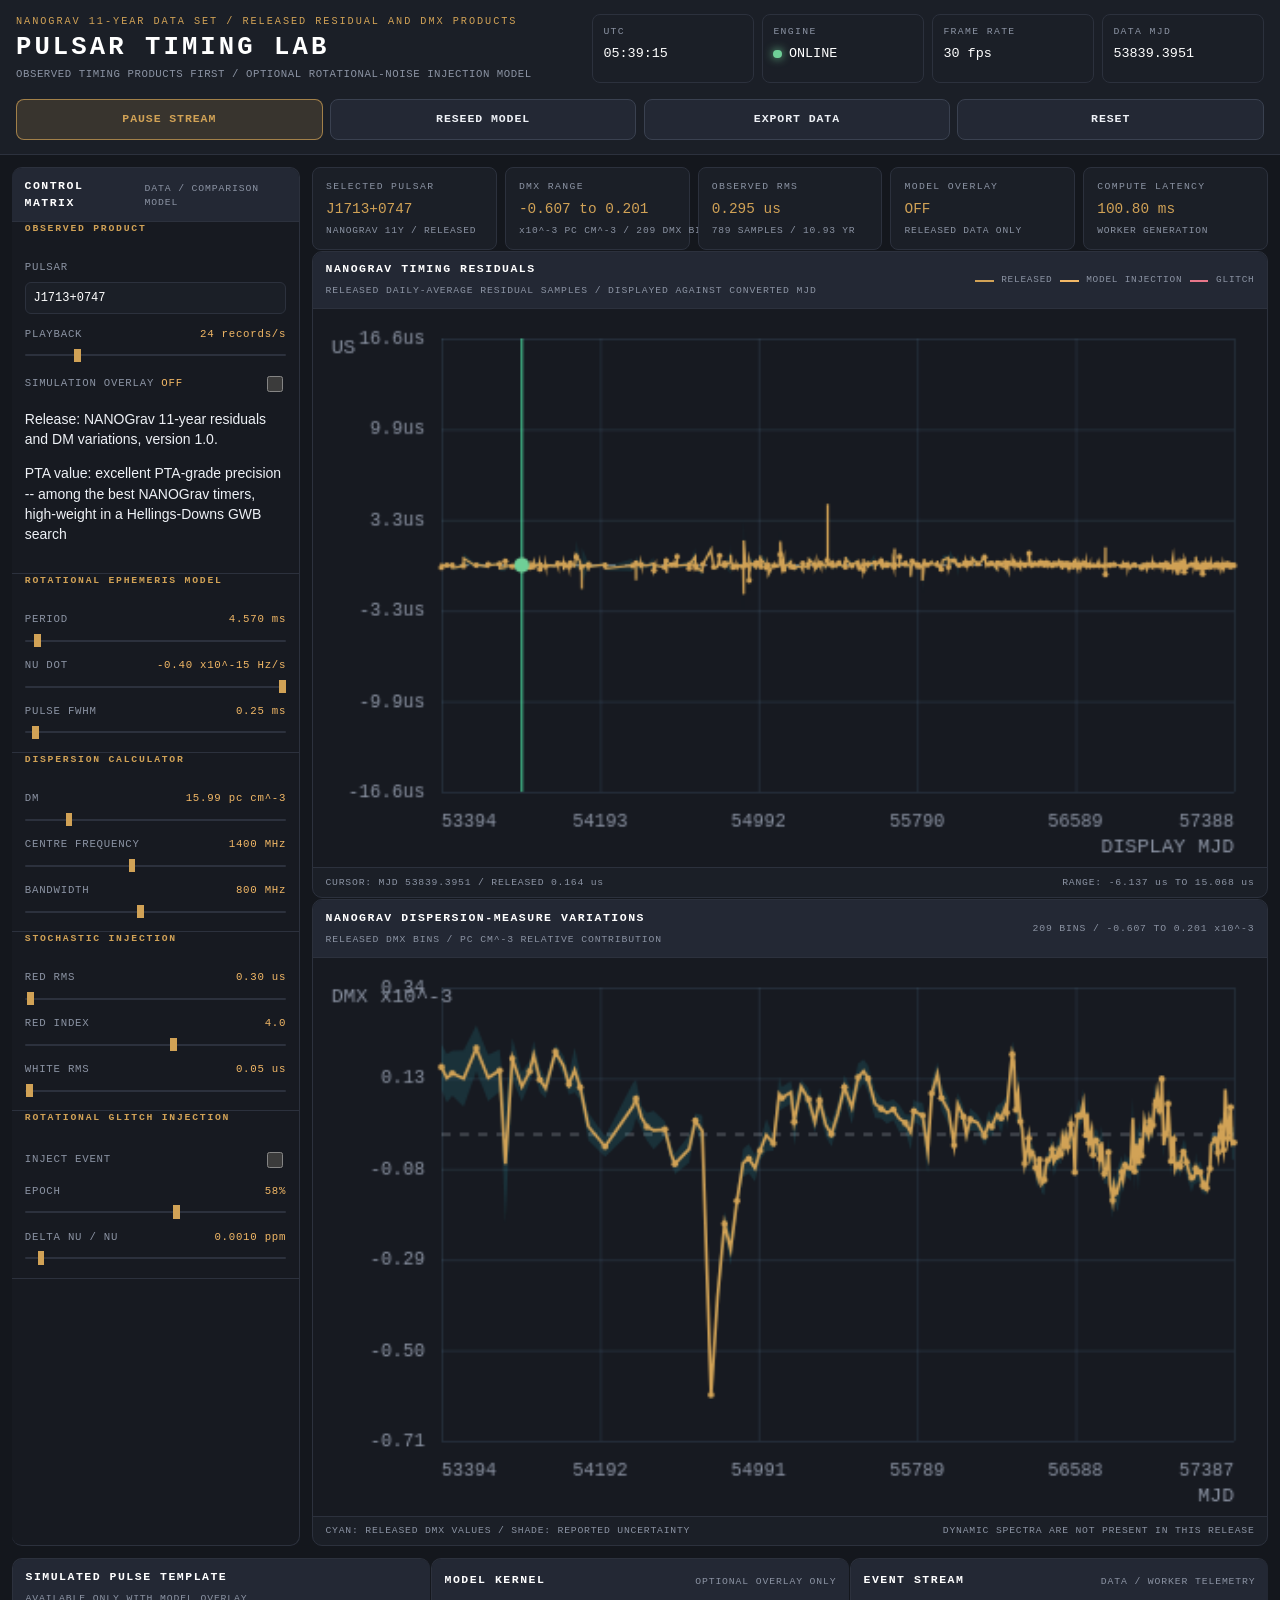
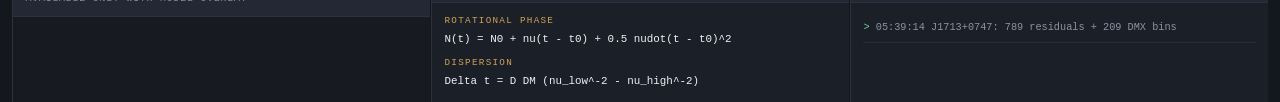
<file: index.html>
<!doctype html>
<html lang="en">
  <head>
    <meta charset="utf-8">
    <meta name="viewport" content="width=device-width, initial-scale=1">
    <meta name="theme-color" content="#0b0f19">
    <meta
      name="description"
      content="NANOGrav observation-first pulsar timing console with released residuals, DMX products and optional physical perturbation modelling."
    >
    <title>Pulsar Timing Lab | NANOGrav Residual Console</title>
    <link rel="icon" href="data:,">
    <link rel="stylesheet" href="assets/css/style.css">
    <script src="assets/js/app.js" defer></script>
  </head>
  <body>
    <div class="instrument">
      <header class="command-bar">
        <div class="brand">
          <p class="overline">NANOGRAV 11-YEAR DATA SET / RELEASED RESIDUAL AND DMX PRODUCTS</p>
          <h1>PULSAR TIMING LAB</h1>
          <p class="subhead">Observed timing products first / optional rotational-noise injection model</p>
        </div>

        <dl class="header-telemetry" aria-label="Live instrument health">
          <div>
            <dt>UTC</dt>
            <dd id="utc-clock">--:--:--</dd>
          </div>
          <div>
            <dt>ENGINE</dt>
            <dd><span id="engine-indicator" class="indicator boot"></span><span id="engine-state">BOOT</span></dd>
          </div>
          <div>
            <dt>FRAME RATE</dt>
            <dd id="frame-rate">-- fps</dd>
          </div>
          <div>
            <dt>DATA MJD</dt>
            <dd id="cursor-mjd">--</dd>
          </div>
        </dl>

        <nav class="transport" aria-label="Data playback transport">
          <button id="play-button" class="primary" type="button" aria-pressed="true">PAUSE STREAM</button>
          <button id="reseed-button" type="button">RESEED MODEL</button>
          <button id="export-button" type="button">EXPORT DATA</button>
          <button id="reset-button" type="button">RESET</button>
        </nav>
      </header>

      <main class="console-grid">
        <aside class="panel controls" aria-label="Timing data and model controls">
          <div class="panel-title">
            <h2>CONTROL MATRIX</h2>
            <span>DATA / COMPARISON MODEL</span>
          </div>

          <fieldset class="dataset">
            <legend>OBSERVED PRODUCT</legend>
            <label>
              <span>PULSAR</span>
              <select id="pulsar">
                <option value="J1713+0747" selected>J1713+0747</option>
                <option value="J1909-3744">J1909-3744</option>
                <option value="B1937+21">B1937+21</option>
              </select>
            </label>
            <label>
              <span>PLAYBACK <output id="playbackRate-value">24 records/s</output></span>
              <input id="playbackRate" type="range" min="1" max="120" step="1" value="24">
            </label>
            <label class="switch-row model-toggle">
              <span>SIMULATION OVERLAY <output id="modelOverlay-value">OFF</output></span>
              <input id="modelOverlay" type="checkbox">
            </label>
            <p class="dataset-note">Release: NANOGrav 11-year residuals and DM variations, version 1.0.</p>
            <p class="dataset-note" id="pta-value-note">--</p>
          </fieldset>

          <div id="model-parameters" class="model-parameters inactive" aria-label="Optional model settings">
            <fieldset>
              <legend>ROTATIONAL EPHEMERIS MODEL</legend>
              <label>
                <span>PERIOD <output id="periodMs-value">4.570 ms</output></span>
                <input id="periodMs" type="range" min="1" max="100" step="0.001" value="4.57">
              </label>
              <label>
                <span>NU DOT <output id="nudotScale-value">-0.40 x10^-15 Hz/s</output></span>
                <input id="nudotScale" type="range" min="-200" max="0" step="0.01" value="-0.4">
              </label>
              <label>
                <span>PULSE FWHM <output id="pulseWidthMs-value">0.25 ms</output></span>
                <input id="pulseWidthMs" type="range" min="0.01" max="8" step="0.01" value="0.25">
              </label>
            </fieldset>

            <fieldset>
              <legend>DISPERSION CALCULATOR</legend>
              <label>
                <span>DM <output id="dm-value">15.99 pc cm^-3</output></span>
                <input id="dm" type="range" min="0" max="100" step="0.01" value="15.99">
              </label>
              <label>
                <span>CENTRE FREQUENCY <output id="centreFrequencyMHz-value">1400 MHz</output></span>
                <input id="centreFrequencyMHz" type="range" min="300" max="3000" step="1" value="1400">
              </label>
              <label>
                <span>BANDWIDTH <output id="bandwidthMHz-value">800 MHz</output></span>
                <input id="bandwidthMHz" type="range" min="10" max="1800" step="1" value="800">
              </label>
            </fieldset>

            <fieldset>
              <legend>STOCHASTIC INJECTION</legend>
              <label>
                <span>RED RMS <output id="redNoiseUs-value">0.30 us</output></span>
                <input id="redNoiseUs" type="range" min="0" max="30" step="0.01" value="0.3">
              </label>
              <label>
                <span>RED INDEX <output id="redSpectralIndex-value">4.0</output></span>
                <input id="redSpectralIndex" type="range" min="0" max="7" step="0.1" value="4">
              </label>
              <label>
                <span>WHITE RMS <output id="whiteNoiseUs-value">0.05 us</output></span>
                <input id="whiteNoiseUs" type="range" min="0" max="10" step="0.01" value="0.05">
              </label>
            </fieldset>

            <fieldset>
              <legend>ROTATIONAL GLITCH INJECTION</legend>
              <label class="switch-row">
                <span>INJECT EVENT</span>
                <input id="glitchEnabled" type="checkbox">
              </label>
              <label>
                <span>EPOCH <output id="glitchEpochFraction-value">58%</output></span>
                <input id="glitchEpochFraction" type="range" min="1" max="99" step="1" value="58">
              </label>
              <label>
                <span>DELTA NU / NU <output id="glitchPpm-value">0.001 ppm</output></span>
                <input id="glitchPpm" type="range" min="0" max="0.02" step="0.0001" value="0.001">
              </label>
            </fieldset>
          </div>
        </aside>

        <section class="science-deck" aria-label="Scientific displays">
          <section class="metric-strip" aria-label="Observed timing products">
            <article>
              <h2>SELECTED PULSAR</h2>
              <strong id="frequency-readout">--</strong>
              <span id="nudot-readout">NANOGrav PRODUCT</span>
            </article>
            <article>
              <h2>DMX RANGE</h2>
              <strong id="dispersion-readout">--</strong>
              <span id="frequency-band-readout">-- DMX BINS</span>
            </article>
            <article>
              <h2>OBSERVED RMS</h2>
              <strong id="rms-readout">-- us</strong>
              <span id="toa-count-readout">-- SAMPLES</span>
            </article>
            <article>
              <h2>MODEL OVERLAY</h2>
              <strong id="glitch-readout">OFF</strong>
              <span id="delta-frequency-readout">RELEASED DATA ONLY</span>
            </article>
            <article>
              <h2>COMPUTE LATENCY</h2>
              <strong id="compute-readout">-- ms</strong>
              <span>WORKER GENERATION</span>
            </article>
          </section>

          <article class="panel chart residual-display">
            <div class="panel-title">
              <div>
                <h2>NANOGRAV TIMING RESIDUALS</h2>
                <span>RELEASED DAILY-AVERAGE RESIDUAL SAMPLES / DISPLAYED AGAINST CONVERTED MJD</span>
              </div>
              <p class="legend">
                <span class="key measured"></span>RELEASED
                <span class="key deterministic"></span>MODEL INJECTION
                <span class="key epoch"></span>GLITCH
              </p>
            </div>
            <canvas id="residual-canvas" aria-label="NANOGrav timing residual observations against MJD"></canvas>
            <div class="plot-footer">
              <span id="residual-cursor">CURSOR: --</span>
              <span id="residual-extrema">RANGE: --</span>
            </div>
          </article>

          <article class="panel chart waterfall-display">
            <div class="panel-title">
              <div>
                <h2>NANOGRAV DISPERSION-MEASURE VARIATIONS</h2>
                <span>RELEASED DMX BINS / PC CM^-3 RELATIVE CONTRIBUTION</span>
              </div>
              <p id="waterfall-readout" class="right-note">--</p>
            </div>
            <canvas id="waterfall-canvas" aria-label="NANOGrav dispersion measure variation product"></canvas>
            <div class="plot-footer">
              <span>CYAN: RELEASED DMX VALUES / SHADE: REPORTED UNCERTAINTY</span>
              <span>DYNAMIC SPECTRA ARE NOT PRESENT IN THIS RELEASE</span>
            </div>
          </article>
        </section>

        <aside class="diagnostics" aria-label="Model diagnostics">
          <article class="panel chart profile-display">
            <div class="panel-title">
              <div>
                <h2>SIMULATED PULSE TEMPLATE</h2>
                <span>AVAILABLE ONLY WITH MODEL OVERLAY</span>
              </div>
            </div>
            <canvas id="profile-canvas" aria-label="Optional simulated folded pulse template"></canvas>
          </article>

          <article class="panel equation-card">
            <div class="panel-title">
              <h2>MODEL KERNEL</h2>
              <span>OPTIONAL OVERLAY ONLY</span>
            </div>
            <dl>
              <dt>ROTATIONAL PHASE</dt>
              <dd>N(t) = N0 + nu(t - t0) + 0.5 nudot(t - t0)^2</dd>
              <dt>DISPERSION</dt>
              <dd>Delta t = D DM (nu_low^-2 - nu_high^-2)</dd>
              <dt>CONSTANT</dt>
              <dd>D = 4.148808e3 s MHz^2 pc^-1 cm^3</dd>
              <dt>GLITCH</dt>
              <dd>Delta nu = nu (Delta nu / nu), t &gt;= t_g</dd>
            </dl>
          </article>

          <article class="panel event-card">
            <div class="panel-title">
              <h2>EVENT STREAM</h2>
              <span>DATA / WORKER TELEMETRY</span>
            </div>
            <ol id="event-log" aria-live="polite">
              <li>Loading NANOGrav observational bundle...</li>
            </ol>
          </article>

          <article class="panel scope-card">
            <div class="panel-title">
              <h2>SCOPE</h2>
              <span>DATA BOUNDARY</span>
            </div>
            <p>
              Cyan products are released NANOGrav 11-year residual and DMX values. Timing
              residuals depend on the fitted timing model; precision inference requires refitting
              the original arrival times. Amber traces are optional simulated perturbations only.
            </p>
          </article>
        </aside>
      </main>

      <footer class="status-bar">
  <p><a href="evidence.html" style="color:inherit;text-decoration:underline">Browse research evidence and downloads</a></p>

        <span>PTL / OBSERVATION-FIRST CONSOLE</span>
        <span id="status-message">LOADING NANOGRAV OBSERVATIONS</span>
        <span>CANVAS RENDER / WORKER COMPUTE / ZERO BUILD</span>
        <nav class="site-links">
          <a href="https://biswajit1999.github.io/Biswajit_Jana.github.io/" target="_blank" rel="noopener">PORTFOLIO</a>
          <a href="https://github.com/Biswajit1999" target="_blank" rel="noopener">GITHUB</a>
          <a href="https://www.linkedin.com/in/biswajit-jana-27011a151/" target="_blank" rel="noopener">LINKEDIN</a>
          <a href="https://orcid.org/0009-0002-2411-1891" target="_blank" rel="noopener">ORCID</a>
        </nav>
      </footer>
    </div>
  </body>
</html>
</file>
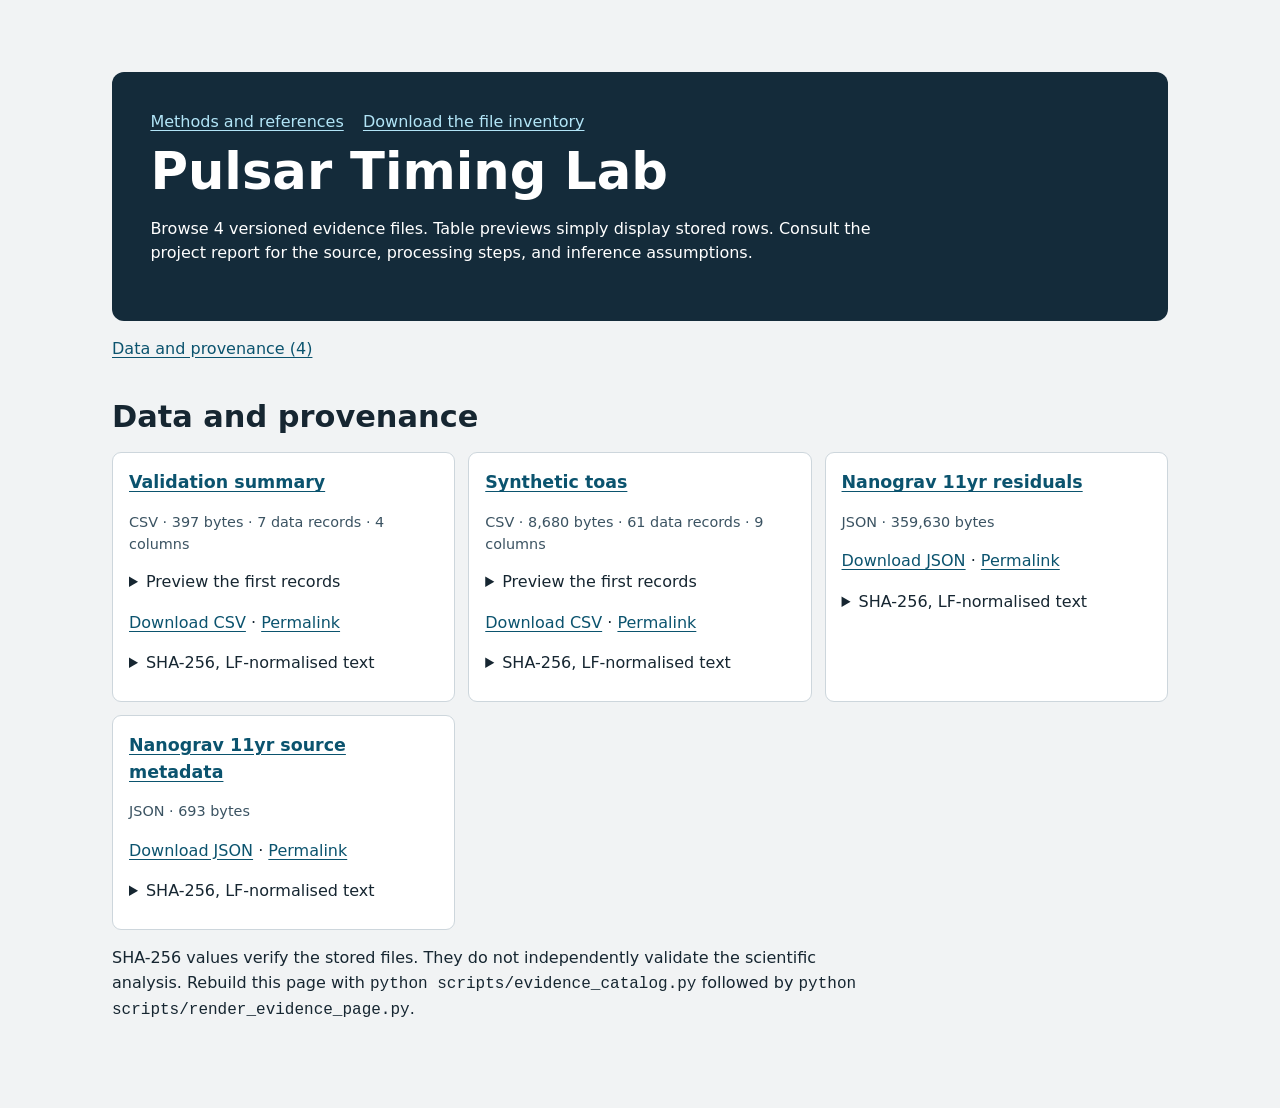
<file: evidence.html>
<!doctype html>
<html lang="en">
<head>
<meta charset="utf-8">
<meta name="viewport" content="width=device-width, initial-scale=1">
<title>Pulsar Timing Lab · Research evidence</title>
<style>
:root{color-scheme:light;background:#f1f3f4;color:#162631;font:1rem/1.55 system-ui,sans-serif}
*{box-sizing:border-box}main{max-width:74rem;margin:auto;padding:clamp(1rem,5vw,4rem)}
header{background:#142b3a;color:#fff;padding:clamp(1rem,3vw,2.75rem);border-radius:12px}
h1{max-width:30ch;font-size:clamp(1.7rem,4.5vw,3.2rem);line-height:1.12;margin:.5rem 0 0}
h2{font-size:clamp(1.35rem,3vw,1.9rem);margin:2rem 0 .75rem}h3{font-size:1.09rem;margin:0}
header p,figcaption,.scope{max-width:76ch}a{color:#0b536e;text-underline-offset:.16em}
header a{color:#b2e5f7}nav{display:flex;gap:.75rem 1.2rem;flex-wrap:wrap}
.grid{display:grid;grid-template-columns:repeat(auto-fit,minmax(min(100%,17rem),1fr));gap:.8rem}
article,figure{background:#fff;border:1px solid #cdd6dc;border-radius:9px;padding:1rem;min-width:0}
figure{margin:1rem 0}img{display:block;max-width:100%;height:auto;margin:auto}
figcaption{margin-top:.6rem;color:#3b5362}.meta{color:#3b5362;font-size:.9rem}
details{margin:.55rem 0}summary{cursor:pointer}code{overflow-wrap:anywhere}
.table-scroll{overflow:auto}table{border-collapse:collapse;width:100%;font-size:.85rem}
th,td{text-align:left;vertical-align:top;padding:.4rem;border-bottom:1px solid #dce3e7}
.index ul{display:flex;flex-wrap:wrap;gap:.5rem 1.25rem;margin:1rem 0 0;padding:0;list-style:none}
.skip{position:absolute;top:0;left:.5rem;background:#fff;padding:.7rem;transform:translateY(-120%)}
.skip:focus{transform:none;z-index:1}article:target{outline:3px solid #44687d;scroll-margin-top:1rem}
.table-scroll:focus-visible,a:focus-visible,summary:focus-visible{outline:2px solid #7b4107;outline-offset:3px}
</style>
</head>
<body>
<a class="skip" href="#evidence-content">Skip to file list</a>
<main>
<header>
<nav aria-label="Evidence links"><a href="https://github.com/Biswajit1999/Pulsar_Timing_Lab#readme">Methods and references</a><a href="evidence/manifest.json" download>Download the file inventory</a></nav>
<h1>Pulsar Timing Lab</h1>
<p>Browse 4 versioned evidence files. Table previews simply display stored rows. Consult the project report for the source, processing steps, and inference assumptions.</p>
</header>
<div id="evidence-content">
<nav aria-label="On this page" class="index"><ul><li><a href="#group-data-and-provenance">Data and provenance (4)</a></li></ul></nav>

<section id="group-data-and-provenance"><h2>Data and provenance</h2><div class="grid"><article id="file-e2ccc0a3c3fbb58a"><h3><a href="data/validation_summary.csv">Validation summary</a></h3><p class="meta">CSV · 397 bytes · 7 data records · 4 columns</p><details><summary>Preview the first records</summary><div class="table-scroll" tabindex="0" role="region" aria-label="Table preview"><table aria-label="First records from this file"><thead><tr><th scope="col">check</th><th scope="col">value</th><th scope="col">expected</th><th scope="col">passed</th></tr></thead><tbody><tr><td>quadratic_phase_cycles</td><td>138241.88011027977</td><td>138241.88011027977</td><td>True</td></tr><tr><td>zero_dm_delay_seconds</td><td>0.0</td><td>0.0</td><td>True</td></tr><tr><td>dispersion_seconds_unit_convention</td><td>0.08558717197916668</td><td>0.08558717197916668</td><td>True</td></tr><tr><td>dm_linearity_ratio</td><td>2.0</td><td>2.0</td><td>True</td></tr></tbody></table></div></details><p><a href="data/validation_summary.csv" download>Download CSV</a> · <a href="#file-e2ccc0a3c3fbb58a" aria-label="Link to Validation summary">Permalink</a></p><details><summary>SHA-256, LF-normalised text</summary><code>57a7a5ea61fbbb6a346da2222b4e023e81faacb812ef31bc56165e03dc8f18f8</code></details></article><article id="file-2b0ef9d931436855"><h3><a href="data/synthetic_toas.csv">Synthetic toas</a></h3><p class="meta">CSV · 8,680 bytes · 61 data records · 9 columns</p><details><summary>Preview the first records</summary><div class="table-scroll" tabindex="0" role="region" aria-label="Table preview"><table aria-label="First records from this file"><thead><tr><th scope="col">mjd_model</th><th scope="col">mjd_observed</th><th scope="col">elapsed_seconds</th><th scope="col">residual_us</th><th scope="col">glitch_residual_us</th><th scope="col">red_noise_us</th><th scope="col">white_noise_us</th></tr></thead><tbody><tr><td>60400.0</td><td>60399.999999998734</td><td>0.0</td><td>-109.47750959839946</td><td>-0.0</td><td>-61.030906131873316</td><td>-48.44660346652614</td></tr><tr><td>60400.5</td><td>60400.499999999156</td><td>43200.0</td><td>-72.97872167873055</td><td>-0.0</td><td>-64.83960379218176</td><td>-8.139117886548783</td></tr><tr><td>60401.0</td><td>60400.99999999924</td><td>86400.0</td><td>-65.2745117486287</td><td>-0.0</td><td>-70.5103536932805</td><td>5.2358419446517965</td></tr><tr><td>60401.5</td><td>60401.499999998596</td><td>129600.0</td><td>-121.60053667861857</td><td>-0.0</td><td>-106.14150553471201</td><td>-15.459031143906557</td></tr></tbody></table></div></details><p><a href="data/synthetic_toas.csv" download>Download CSV</a> · <a href="#file-2b0ef9d931436855" aria-label="Link to Synthetic toas">Permalink</a></p><details><summary>SHA-256, LF-normalised text</summary><code>352f817c5e6e165f4518f116f93152d73915097f73b131fe93e6e2dc976fbccd</code></details></article><article id="file-71ff140dc6c8c80b"><h3><a href="data/observations/nanograv_11yr_residuals.json">Nanograv 11yr residuals</a></h3><p class="meta">JSON · 359,630 bytes</p><p><a href="data/observations/nanograv_11yr_residuals.json" download>Download JSON</a> · <a href="#file-71ff140dc6c8c80b" aria-label="Link to Nanograv 11yr residuals">Permalink</a></p><details><summary>SHA-256, LF-normalised text</summary><code>13a0f101215c5030ae9061d0cae6b7ddfd241435a36ad37b5dd90df089abd832</code></details></article><article id="file-8f43dc341ce047ad"><h3><a href="data/observations/nanograv_11yr_source_metadata.json">Nanograv 11yr source metadata</a></h3><p class="meta">JSON · 693 bytes</p><p><a href="data/observations/nanograv_11yr_source_metadata.json" download>Download JSON</a> · <a href="#file-8f43dc341ce047ad" aria-label="Link to Nanograv 11yr source metadata">Permalink</a></p><details><summary>SHA-256, LF-normalised text</summary><code>5bbc95df0908bac3671f7d66b241ad62f505a82b31b6815f4a3cbbef210c1db9</code></details></article></div></section>
</div>
<p class="scope">SHA-256 values verify the stored files. They do not independently validate the scientific analysis. Rebuild this page with <code>python scripts/evidence_catalog.py</code> followed by <code>python scripts/render_evidence_page.py</code>.</p>
</main>
</body>
</html>
</file>
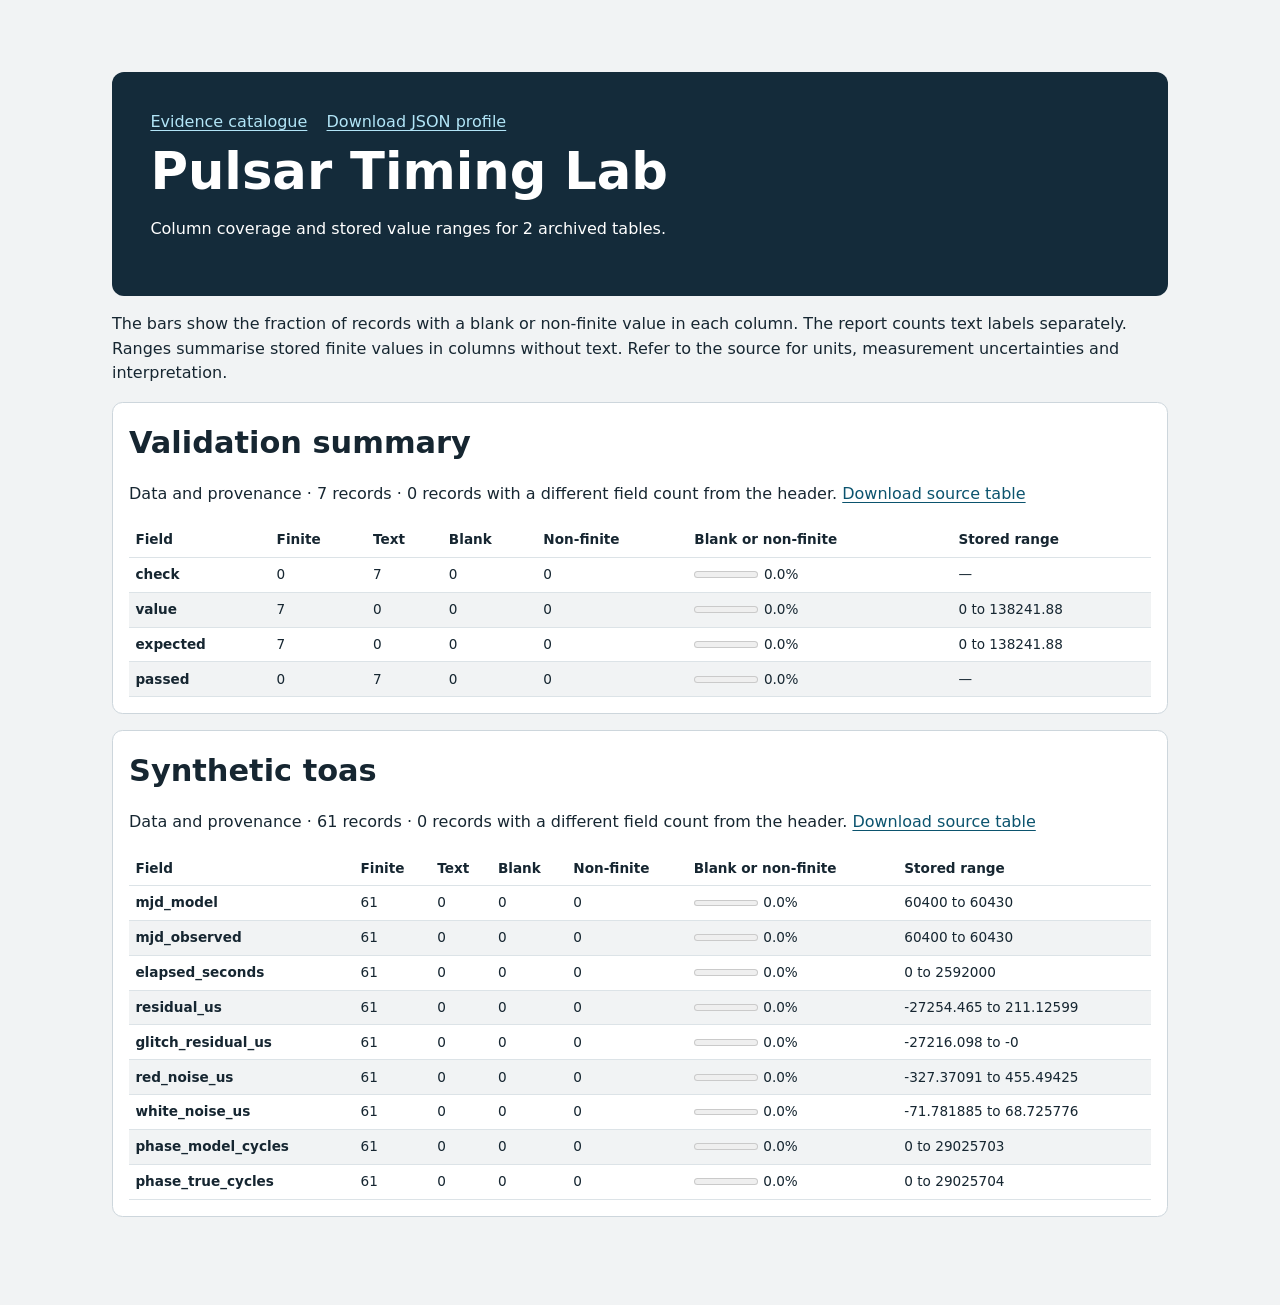
<file: table-evidence.html>
<!doctype html>
<html lang="en">
<head>
<meta charset="utf-8">
<meta name="viewport" content="width=device-width, initial-scale=1">
<title>Pulsar Timing Lab · Table profiles</title>
<style>
:root{color-scheme:light;background:#f1f3f4;color:#162631;font:1rem/1.55 system-ui,sans-serif}
*{box-sizing:border-box}main{max-width:74rem;margin:auto;padding:clamp(1rem,5vw,4rem)}
header{background:#142b3a;color:#fff;padding:clamp(1rem,3vw,2.75rem);border-radius:12px}
h1{max-width:30ch;font-size:clamp(1.7rem,4.5vw,3.2rem);line-height:1.12;margin:.5rem 0 0}
h2{font-size:clamp(1.35rem,3vw,1.9rem);margin:2rem 0 .75rem}h3{font-size:1.09rem;margin:0}
header p,figcaption,.scope{max-width:76ch}a{color:#0b536e;text-underline-offset:.16em}
header a{color:#b2e5f7}nav{display:flex;gap:.75rem 1.2rem;flex-wrap:wrap}
.grid{display:grid;grid-template-columns:repeat(auto-fit,minmax(min(100%,17rem),1fr));gap:.8rem}
article,figure{background:#fff;border:1px solid #cdd6dc;border-radius:9px;padding:1rem;min-width:0}
figure{margin:1rem 0}img{display:block;max-width:100%;height:auto;margin:auto}
figcaption{margin-top:.6rem;color:#3b5362}.meta{color:#3b5362;font-size:.9rem}
details{margin:.55rem 0}summary{cursor:pointer}code{overflow-wrap:anywhere}
.table-scroll{overflow:auto}table{border-collapse:collapse;width:100%;font-size:.85rem}
th,td{text-align:left;vertical-align:top;padding:.4rem;border-bottom:1px solid #dce3e7}
.index ul{display:flex;flex-wrap:wrap;gap:.5rem 1.25rem;margin:1rem 0 0;padding:0;list-style:none}
.skip{position:absolute;top:0;left:.5rem;background:#fff;padding:.7rem;transform:translateY(-120%)}
.skip:focus{transform:none;z-index:1}article:target{outline:3px solid #44687d;scroll-margin-top:1rem}
.table-scroll:focus-visible,a:focus-visible,summary:focus-visible{outline:2px solid #7b4107;outline-offset:3px}

section{margin:1rem 0;background:white;border:1px solid #cdd6dc;border-radius:.65rem;padding:1rem}
section h2{margin-top:0}th[scope="row"]{overflow-wrap:anywhere}tbody tr:nth-child(even){background:#f1f3f4}
.coverage{display:flex;align-items:center;gap:.35rem;white-space:nowrap}meter{width:4rem}
.sr-only{position:absolute;width:1px;height:1px;overflow:hidden;clip-path:inset(50%)}
</style>
</head>
<body>
<main>
<header>
<nav aria-label="Publication links"><a href="evidence.html">Evidence catalogue</a> <a href="evidence/table-profiles.json" download>Download JSON profile</a></nav>
<h1>Pulsar Timing Lab</h1>
<p>Column coverage and stored value ranges for 2 archived tables.</p>
</header>
<p>The bars show the fraction of records with a blank or non-finite value in each column. The report counts text labels separately. Ranges summarise stored finite values in columns without text. Refer to the source for units, measurement uncertainties and interpretation.</p>
<section><h2>Validation summary</h2><p>Data and provenance · 7 records · 0 records with a different field count from the header. <a href="data/validation_summary.csv" download>Download source table</a></p><div class="table-scroll" tabindex="0" role="region" aria-label="Column statistics"><table><caption class="sr-only">Column statistics for Validation summary</caption><thead><tr><th scope="col">Field</th><th scope="col">Finite</th><th scope="col">Text</th><th scope="col">Blank</th><th scope="col">Non-finite</th><th scope="col">Blank or non-finite</th><th scope="col">Stored range</th></tr></thead><tbody><tr><th scope="row">check</th><td>0</td><td>7</td><td>0</td><td>0</td><td><div class="coverage"><meter aria-label="Blank or non-finite percentage" min="0" max="100" value="0.0000"></meter>0.0%</div></td><td>—</td></tr><tr><th scope="row">value</th><td>7</td><td>0</td><td>0</td><td>0</td><td><div class="coverage"><meter aria-label="Blank or non-finite percentage" min="0" max="100" value="0.0000"></meter>0.0%</div></td><td>0 to 138241.88</td></tr><tr><th scope="row">expected</th><td>7</td><td>0</td><td>0</td><td>0</td><td><div class="coverage"><meter aria-label="Blank or non-finite percentage" min="0" max="100" value="0.0000"></meter>0.0%</div></td><td>0 to 138241.88</td></tr><tr><th scope="row">passed</th><td>0</td><td>7</td><td>0</td><td>0</td><td><div class="coverage"><meter aria-label="Blank or non-finite percentage" min="0" max="100" value="0.0000"></meter>0.0%</div></td><td>—</td></tr></tbody></table></div></section><section><h2>Synthetic toas</h2><p>Data and provenance · 61 records · 0 records with a different field count from the header. <a href="data/synthetic_toas.csv" download>Download source table</a></p><div class="table-scroll" tabindex="0" role="region" aria-label="Column statistics"><table><caption class="sr-only">Column statistics for Synthetic toas</caption><thead><tr><th scope="col">Field</th><th scope="col">Finite</th><th scope="col">Text</th><th scope="col">Blank</th><th scope="col">Non-finite</th><th scope="col">Blank or non-finite</th><th scope="col">Stored range</th></tr></thead><tbody><tr><th scope="row">mjd_model</th><td>61</td><td>0</td><td>0</td><td>0</td><td><div class="coverage"><meter aria-label="Blank or non-finite percentage" min="0" max="100" value="0.0000"></meter>0.0%</div></td><td>60400 to 60430</td></tr><tr><th scope="row">mjd_observed</th><td>61</td><td>0</td><td>0</td><td>0</td><td><div class="coverage"><meter aria-label="Blank or non-finite percentage" min="0" max="100" value="0.0000"></meter>0.0%</div></td><td>60400 to 60430</td></tr><tr><th scope="row">elapsed_seconds</th><td>61</td><td>0</td><td>0</td><td>0</td><td><div class="coverage"><meter aria-label="Blank or non-finite percentage" min="0" max="100" value="0.0000"></meter>0.0%</div></td><td>0 to 2592000</td></tr><tr><th scope="row">residual_us</th><td>61</td><td>0</td><td>0</td><td>0</td><td><div class="coverage"><meter aria-label="Blank or non-finite percentage" min="0" max="100" value="0.0000"></meter>0.0%</div></td><td>-27254.465 to 211.12599</td></tr><tr><th scope="row">glitch_residual_us</th><td>61</td><td>0</td><td>0</td><td>0</td><td><div class="coverage"><meter aria-label="Blank or non-finite percentage" min="0" max="100" value="0.0000"></meter>0.0%</div></td><td>-27216.098 to -0</td></tr><tr><th scope="row">red_noise_us</th><td>61</td><td>0</td><td>0</td><td>0</td><td><div class="coverage"><meter aria-label="Blank or non-finite percentage" min="0" max="100" value="0.0000"></meter>0.0%</div></td><td>-327.37091 to 455.49425</td></tr><tr><th scope="row">white_noise_us</th><td>61</td><td>0</td><td>0</td><td>0</td><td><div class="coverage"><meter aria-label="Blank or non-finite percentage" min="0" max="100" value="0.0000"></meter>0.0%</div></td><td>-71.781885 to 68.725776</td></tr><tr><th scope="row">phase_model_cycles</th><td>61</td><td>0</td><td>0</td><td>0</td><td><div class="coverage"><meter aria-label="Blank or non-finite percentage" min="0" max="100" value="0.0000"></meter>0.0%</div></td><td>0 to 29025703</td></tr><tr><th scope="row">phase_true_cycles</th><td>61</td><td>0</td><td>0</td><td>0</td><td><div class="coverage"><meter aria-label="Blank or non-finite percentage" min="0" max="100" value="0.0000"></meter>0.0%</div></td><td>0 to 29025704</td></tr></tbody></table></div></section>

</main>
</body>
</html>
</file>
<file: assets/css/style.css>
:root {
  color-scheme: dark;
  --background: #14171d;
  --surface: #1b1f27;
  --surface-raised: #232834;
  --surface-recessed: #171a21;
  --border: #2c313d;
  --border-bright: #3a4150;
  --grid: rgba(85, 113, 142, 0.2);
  --text: #eef1f6;
  --text-bright: #ffffff;
  --muted: #8b93a3;
  --cyan: #d1a256;
  --cyan-soft: rgba(209, 162, 86, 0.16);
  --amber: #f2b866;
  --magenta: #e8778a;
  --green: #6fcf97;
  --danger: #e8778a;
  --font-mono: "Roboto Mono", "Fira Code", "Cascadia Mono", "IBM Plex Mono", Consolas, monospace;
  --font-ui: Inter, "Segoe UI", Arial, sans-serif;
}

* {
  box-sizing: border-box;
}

html,
body {
  margin: 0;
  min-height: 100%;
  background: var(--background);
}

body {
  color: var(--text);
  font-family: var(--font-ui);
  font-size: 14px;
  line-height: 1.45;
}

button,
input,
output,
select {
  font: inherit;
}

button {
  border: 1px solid var(--border-bright);
  border-radius: 8px;
  background: var(--surface-raised);
  color: var(--text);
  cursor: pointer;
  font-family: var(--font-mono);
  font-size: 0.72rem;
  font-weight: 700;
  letter-spacing: 0.08em;
  min-height: 2.55rem;
  padding: 0 0.85rem;
  transition: border-color 120ms ease, background-color 120ms ease, color 120ms ease;
}

button:hover,
button:focus-visible {
  border-color: var(--cyan);
  color: var(--text-bright);
  outline: none;
}

button.primary {
  border-color: rgba(209, 162, 86, 0.7);
  background: var(--cyan-soft);
  color: var(--cyan);
}

button.primary.paused {
  border-color: rgba(242, 184, 102, 0.7);
  background: rgba(242, 184, 102, 0.12);
  color: var(--amber);
}

.instrument {
  display: grid;
  grid-template-rows: auto minmax(0, 1fr) auto;
  min-height: 100vh;
  background:
    var(--background);
}

.command-bar {
  align-items: stretch;
  background: var(--surface);
  border-bottom: 1px solid var(--border);
  display: grid;
  gap: 1rem;
  grid-template-columns: minmax(22rem, 1.15fr) minmax(31rem, 1fr) auto;
  padding: 0.9rem 1rem;
}

.brand {
  display: flex;
  flex-direction: column;
  justify-content: center;
  min-width: 0;
}

.overline {
  color: var(--cyan);
  font-family: var(--font-mono);
  font-size: 0.64rem;
  letter-spacing: 0.19em;
  margin: 0 0 0.28rem;
}

h1 {
  color: var(--text-bright);
  font-family: var(--font-mono);
  font-size: clamp(1.45rem, 2vw, 1.9rem);
  font-weight: 600;
  letter-spacing: 0.12em;
  line-height: 1.1;
  margin: 0;
}

.subhead {
  color: var(--muted);
  font-family: var(--font-mono);
  font-size: 0.67rem;
  letter-spacing: 0.05em;
  margin: 0.35rem 0 0;
  text-transform: uppercase;
}

.header-telemetry {
  display: grid;
  gap: 0.5rem;
  grid-template-columns: repeat(4, minmax(7.8rem, 1fr));
  margin: 0;
}

.header-telemetry div {
  background: var(--surface);
  border: 1px solid var(--border);
  border-radius: 8px;
  min-width: 0;
  padding: 0.58rem 0.65rem;
}

.header-telemetry dt,
.metric-strip h2 {
  color: var(--muted);
  font-family: var(--font-mono);
  font-size: 0.61rem;
  font-weight: 500;
  letter-spacing: 0.14em;
  margin: 0 0 0.35rem;
}

.header-telemetry dd {
  color: var(--text-bright);
  display: flex;
  gap: 0.45rem;
  align-items: center;
  font-family: var(--font-mono);
  font-size: 0.84rem;
  font-variant-numeric: tabular-nums;
  margin: 0;
  white-space: nowrap;
}

.indicator {
  background: var(--muted);
  border-radius: 50%;
  display: inline-block;
  height: 0.52rem;
  width: 0.52rem;
}

.indicator.ready {
  background: var(--green);
  box-shadow: 0 0 10px var(--green);
}

.indicator.computing {
  background: var(--amber);
  box-shadow: 0 0 10px var(--amber);
}

.indicator.error {
  background: var(--danger);
  box-shadow: 0 0 10px var(--danger);
}

.transport {
  align-content: center;
  display: grid;
  gap: 0.45rem;
  grid-template-columns: repeat(2, minmax(7.2rem, 1fr));
}

.console-grid {
  display: grid;
  gap: 0.75rem;
  grid-template-columns: 19.5rem minmax(38rem, 1fr) 22rem;
  min-height: 0;
  padding: 0.75rem;
}

.panel {
  background: var(--surface);
  border: 1px solid var(--border);
  border-radius: 10px;
  min-width: 0;
  overflow: hidden;
}

.panel-title {
  align-items: center;
  background: var(--surface-raised);
  border-bottom: 1px solid var(--border);
  display: flex;
  gap: 0.75rem;
  justify-content: space-between;
  min-height: 2.75rem;
  padding: 0.62rem 0.78rem;
}

.panel-title h2 {
  color: var(--text-bright);
  font-family: var(--font-mono);
  font-size: 0.72rem;
  font-weight: 600;
  letter-spacing: 0.13em;
  margin: 0;
}

.panel-title span,
.right-note {
  color: var(--muted);
  font-family: var(--font-mono);
  font-size: 0.61rem;
  letter-spacing: 0.09em;
  margin: 0.15rem 0 0;
}

.controls {
  align-self: stretch;
  background: var(--surface-recessed);
  border-left: 0;
  overflow: auto;
}

fieldset {
  border: 0;
  border-bottom: 1px solid var(--border);
  margin: 0;
  padding: 0.8rem 0.8rem 0.9rem;
}

legend {
  color: var(--cyan);
  font-family: var(--font-mono);
  font-size: 0.61rem;
  font-weight: 600;
  letter-spacing: 0.18em;
  margin-bottom: 0.7rem;
  padding: 0;
}

label {
  color: var(--muted);
  display: grid;
  font-family: var(--font-mono);
  font-size: 0.67rem;
  gap: 0.4rem;
  letter-spacing: 0.07em;
  margin: 0 0 0.78rem;
}

label:last-child {
  margin-bottom: 0;
}

label > span {
  display: flex;
  gap: 0.45rem;
  justify-content: space-between;
}

output {
  color: var(--amber);
  font-variant-numeric: tabular-nums;
  white-space: nowrap;
}

input[type="range"] {
  appearance: none;
  background: var(--border);
  border-radius: 6px;
  height: 2px;
  margin: 0.34rem 0 0.26rem;
  outline: 0;
  width: 100%;
}

input[type="range"]::-webkit-slider-thumb {
  appearance: none;
  background: var(--cyan);
  border: 0;
  height: 0.82rem;
  width: 0.42rem;
}

input[type="range"]::-moz-range-thumb {
  background: var(--cyan);
  border: 0;
  border-radius: 6px;
  height: 0.82rem;
  width: 0.42rem;
}

input[type="range"]:focus-visible::-webkit-slider-thumb {
  box-shadow: 0 0 0 3px var(--cyan-soft);
}

input[type="number"] {
  background: var(--surface);
  border: 1px solid var(--border);
  border-radius: 6px;
  color: var(--text-bright);
  font-family: var(--font-mono);
  font-size: 0.75rem;
  font-variant-numeric: tabular-nums;
  height: 2rem;
  outline: none;
  padding: 0 0.48rem;
  width: 100%;
}

input[type="number"]:focus {
  border-color: var(--cyan);
}

select {
  appearance: none;
  background: var(--surface);
  border: 1px solid var(--border);
  border-radius: 6px;
  color: var(--text-bright);
  font-family: var(--font-mono);
  font-size: 0.75rem;
  height: 2rem;
  outline: none;
  padding: 0 0.48rem;
  width: 100%;
}

select:focus {
  border-color: var(--cyan);
}

.numeric-field {
  grid-template-columns: minmax(0, 1fr) auto;
}

.numeric-field span {
  grid-column: 1 / -1;
}

.numeric-field small {
  align-self: center;
  color: var(--muted);
  font-size: 0.68rem;
}

.switch-row {
  align-items: center;
  display: flex;
  justify-content: space-between;
}

input[type="checkbox"] {
  accent-color: var(--cyan);
  height: 1rem;
  width: 1rem;
}

.science-deck {
  display: grid;
  gap: 1px;
  grid-template-rows: auto minmax(18rem, 1fr) minmax(18rem, 1fr);
  min-height: 0;
}

.metric-strip {
  background: transparent;
  display: grid;
  gap: 0.5rem;
  grid-template-columns: repeat(5, minmax(0, 1fr));
}

.metric-strip article {
  background: var(--surface);
  border: 1px solid var(--border);
  border-radius: 8px;
  padding: 0.72rem 0.82rem 0.64rem;
}

.metric-strip strong {
  color: var(--cyan);
  display: block;
  font-family: var(--font-mono);
  font-size: clamp(0.9rem, 1vw, 1.08rem);
  font-variant-numeric: tabular-nums;
  font-weight: 500;
  white-space: nowrap;
}

.metric-strip span {
  color: var(--muted);
  display: block;
  font-family: var(--font-mono);
  font-size: 0.6rem;
  letter-spacing: 0.08em;
  margin-top: 0.26rem;
  white-space: nowrap;
}

.chart {
  display: grid;
  grid-template-rows: auto minmax(0, 1fr) auto;
  min-height: 0;
}

.chart canvas {
  contain: strict;
  display: block;
  height: 100%;
  min-height: 0;
  width: 100%;
}

.legend {
  align-items: center;
  color: var(--muted);
  display: flex;
  font-family: var(--font-mono);
  font-size: 0.59rem;
  gap: 0.48rem;
  letter-spacing: 0.08em;
  margin: 0;
}

.key {
  display: inline-block;
  height: 2px;
  margin-left: 0.45rem;
  width: 1.15rem;
}

.key.measured {
  background: var(--cyan);
}

.key.deterministic {
  background: var(--amber);
}

.key.epoch {
  background: var(--magenta);
}

.plot-footer {
  border-top: 1px solid var(--border);
  color: var(--muted);
  display: flex;
  font-family: var(--font-mono);
  font-size: 0.61rem;
  justify-content: space-between;
  letter-spacing: 0.08em;
  padding: 0.45rem 0.78rem;
}

.diagnostics {
  display: grid;
  gap: 1px;
  grid-template-rows: minmax(15rem, 0.84fr) auto minmax(12rem, 1fr) auto;
  min-height: 0;
}

.diagnostics .panel {
  border-right: 0;
}

.profile-display {
  grid-template-rows: auto minmax(0, 1fr);
}

.equation-card dl {
  font-family: var(--font-mono);
  margin: 0;
  padding: 0.65rem 0.78rem 0.78rem;
}

.equation-card dt {
  color: var(--cyan);
  font-size: 0.58rem;
  letter-spacing: 0.14em;
  margin: 0.52rem 0 0.24rem;
}

.equation-card dt:first-child {
  margin-top: 0;
}

.equation-card dd {
  color: var(--text);
  font-size: 0.68rem;
  line-height: 1.55;
  margin: 0;
}

.event-card {
  display: grid;
  grid-template-rows: auto minmax(0, 1fr);
  min-height: 0;
}

.event-card ol {
  color: var(--muted);
  font-family: var(--font-mono);
  font-size: 0.64rem;
  line-height: 1.65;
  list-style: none;
  margin: 0;
  overflow: auto;
  padding: 0.65rem 0.78rem;
}

.event-card li {
  border-bottom: 1px solid rgba(44, 49, 61, 0.7);
  margin: 0;
  padding: 0.36rem 0;
}

.event-card li::before {
  color: var(--green);
  content: "> ";
}

.scope-card p {
  color: var(--muted);
  font-size: 0.72rem;
  line-height: 1.6;
  margin: 0;
  padding: 0.72rem 0.78rem 0.9rem;
}

.status-bar {
  align-items: center;
  background: var(--surface-recessed);
  border-top: 1px solid var(--border);
  color: var(--muted);
  display: flex;
  font-family: var(--font-mono);
  font-size: 0.6rem;
  justify-content: space-between;
  letter-spacing: 0.14em;
  min-height: 2rem;
  padding: 0 0.78rem;
}

#status-message {
  color: var(--cyan);
}

.site-links { display: flex; gap: .8rem; }
.site-links a { color: var(--muted); text-decoration: none; }
.site-links a:hover { color: var(--cyan); }

@media (max-width: 1320px) {
  .command-bar {
    grid-template-columns: 1fr 1.2fr;
  }

  .transport {
    grid-column: 1 / -1;
    grid-template-columns: repeat(4, minmax(8rem, 1fr));
  }

  .console-grid {
    grid-template-columns: 18rem minmax(33rem, 1fr);
  }

  .diagnostics {
    grid-column: 1 / -1;
    grid-template-columns: repeat(3, 1fr);
    grid-template-rows: minmax(15rem, auto) auto;
  }

  .profile-display,
  .equation-card,
  .event-card {
    grid-row: 1;
  }

  .scope-card {
    grid-column: 1 / -1;
  }
}

@media (max-width: 940px) {
  .command-bar,
  .console-grid {
    display: block;
  }

  .brand,
  .header-telemetry,
  .transport {
    margin-bottom: 0.8rem;
  }

  .header-telemetry,
  .transport,
  .metric-strip {
    grid-template-columns: repeat(2, minmax(0, 1fr));
  }

  .controls {
    max-height: none;
  }

  .science-deck {
    display: block;
  }

  .science-deck > * {
    margin-top: 1px;
  }

  .chart canvas {
    height: 19rem;
  }

  .diagnostics {
    display: block;
  }

  .diagnostics .panel {
    margin-top: 1px;
  }
}

@media (max-width: 560px) {
  .header-telemetry,
  .transport,
  .metric-strip {
    grid-template-columns: 1fr;
  }

  .legend {
    display: none;
  }
}
</file>
